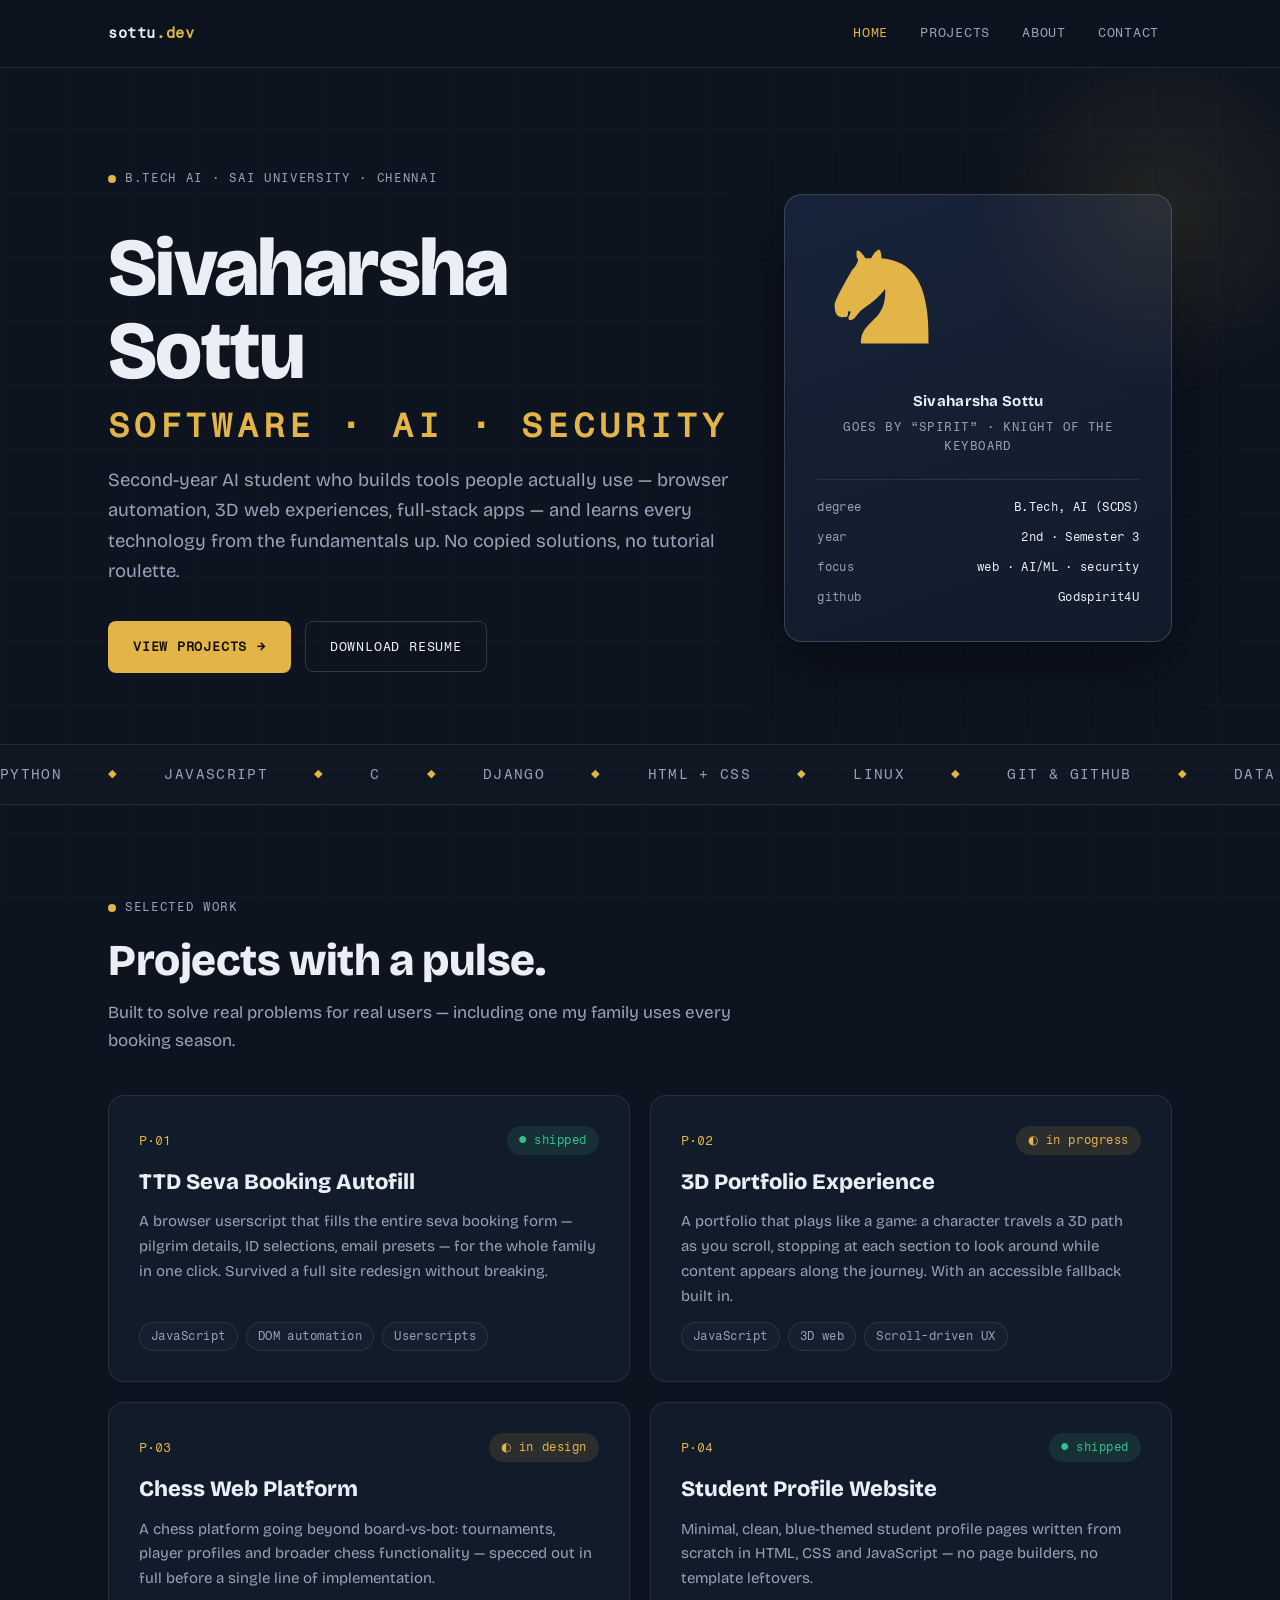
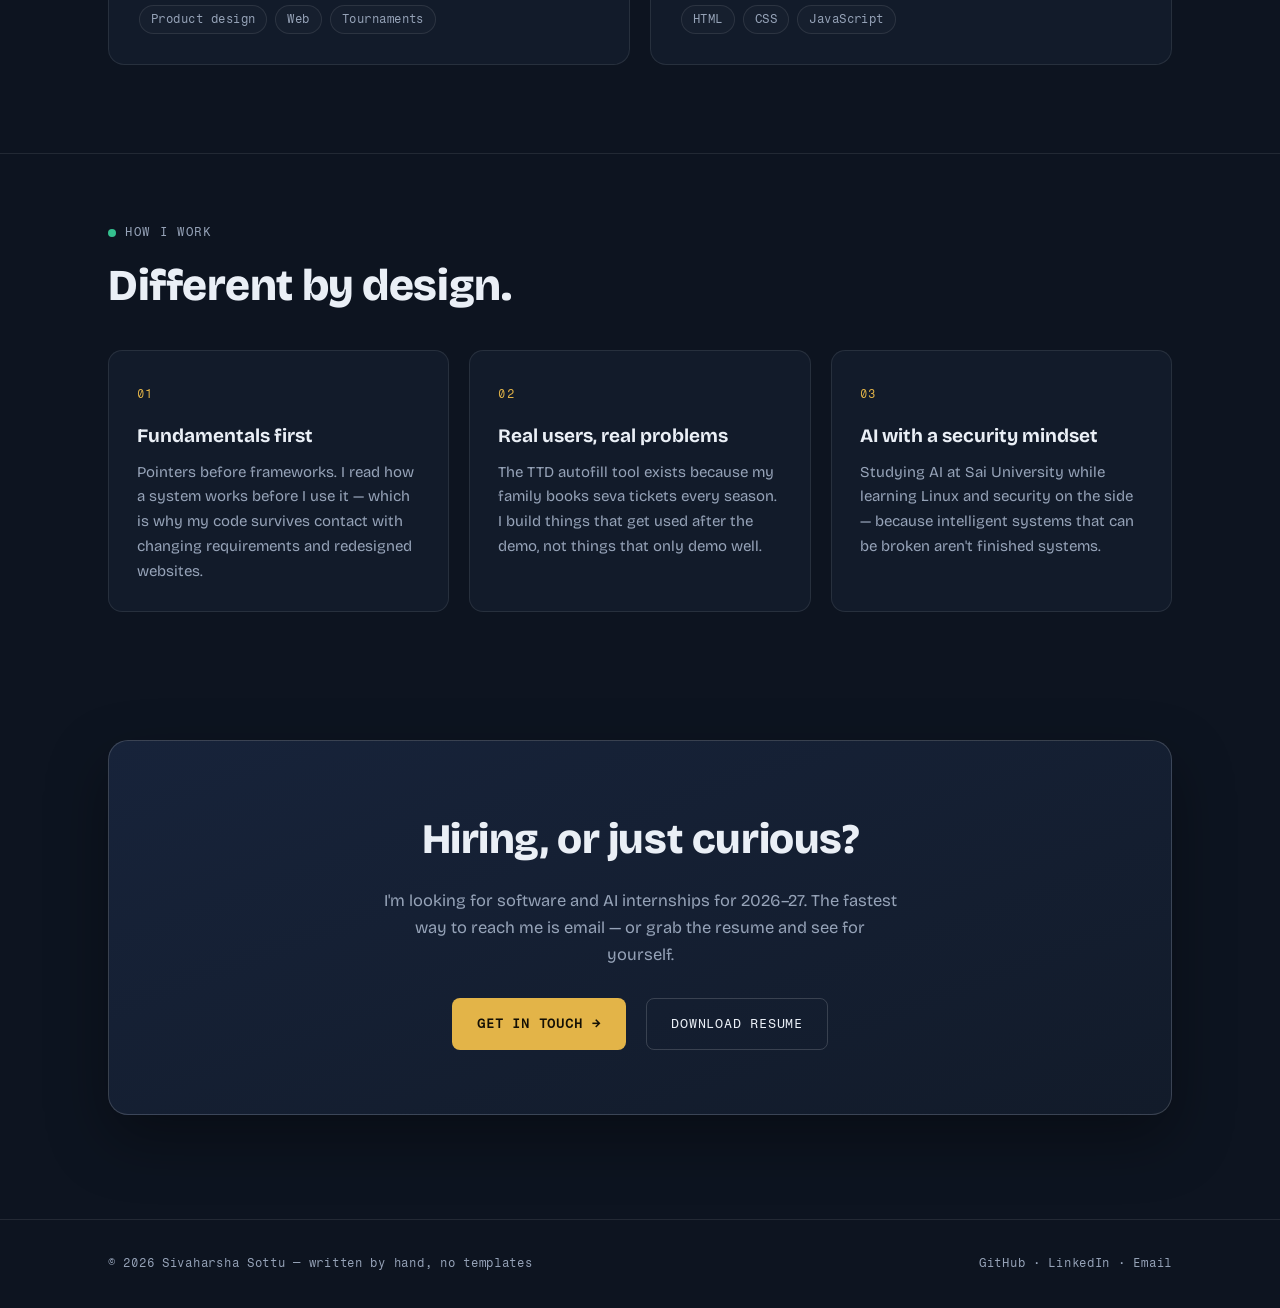
<file: index.html>
<!DOCTYPE html>
<html lang="en">
<head>
  <meta charset="UTF-8">
  <meta name="viewport" content="width=device-width, initial-scale=1.0">
  <title>Sivaharsha Sottu — AI student & builder</title>
  <meta name="description" content="Sivaharsha Sottu (Spirit) — B.Tech AI student at Sai University building real tools: browser automation, 3D web, Django apps.">
  <link rel="preconnect" href="https://fonts.googleapis.com">
  <link rel="preconnect" href="https://fonts.gstatic.com" crossorigin>
  <link href="https://fonts.googleapis.com/css2?family=Bricolage+Grotesque:opsz,wght@12..96,400;12..96,600;12..96,700;12..96,800&family=Fragment+Mono:ital@0;1&display=swap" rel="stylesheet">
  <link rel="stylesheet" href="styles.css">
  <link rel="icon" href="data:image/svg+xml,%3Csvg xmlns='http://www.w3.org/2000/svg' viewBox='0 0 32 32'%3E%3Crect width='32' height='32' rx='7' fill='%230D1420'/%3E%3Ctext x='16' y='22' font-family='monospace' font-size='16' font-weight='bold' fill='%23E3B448' text-anchor='middle'%3ES%3C/text%3E%3C/svg%3E">
</head>
<body>

<nav class="nav">
  <div class="nav-inner">
    <a class="logo" href="index.html">sottu<em>.dev</em></a>
    <div class="nav-links">
      <a href="index.html" aria-current="page">Home</a>
      <a href="projects.html">Projects</a>
      <a href="about.html">About</a>
      <a href="contact.html">Contact</a>
    </div>
  </div>
</nav>

<main>
  <!-- ================= HERO ================= -->
  <header class="hero">
    <div class="wrap hero-grid">
      <div>
        <span class="section-label rise d1">B.Tech AI · Sai University · Chennai</span>
        <h1 class="rise d2">Sivaharsha<br>Sottu<span class="alt">software · AI · security</span></h1>
        <p class="lede rise d3">
          Second-year AI student who builds tools people actually use — browser automation,
          3D web experiences, full-stack apps — and learns every technology from the
          fundamentals up. No copied solutions, no tutorial roulette.
        </p>
        <div class="hero-ctas rise d4">
          <a class="btn btn-gold" href="projects.html">View projects <span class="arrow">→</span></a>
          <a class="btn btn-ghost" href="resume.pdf" download>Download resume</a>
        </div>
      </div>

      <aside class="hero-card rise d5">
        <svg class="knight" viewBox="0 0 45 45" aria-hidden="true">
          <path d="M 22,10 C 32.5,11 38.5,18 38,39 L 15,39 C 15,30 25,32.5 23,18
                   M 24,18 C 24.38,20.91 18.45,25.37 16,27 C 13,29 13.18,31.34 11,31
                   C 9.958,30.06 12.41,27.96 11,28 C 10,28 11.19,29.23 10,30 C 9,30 5.997,31 6,26
                   C 6,24 12,14 12,14 C 12,14 13.89,12.1 14,10.5 C 13.27,9.506 13.5,8.5 13.5,7.5
                   C 14.5,6.5 16.5,10 16.5,10 L 18.5,10 C 18.5,10 19.28,8.008 21,7 C 22,7 22,10 22,10"/>
        </svg>
        <div class="who">
          <b>Sivaharsha Sottu</b>
          goes by “Spirit” · knight of the keyboard
        </div>
        <div class="quick">
          <div><span>degree</span><span>B.Tech, AI (SCDS)</span></div>
          <div><span>year</span><span>2nd · Semester 3</span></div>
          <div><span>focus</span><span>web · AI/ML · security</span></div>
          <div><span>github</span><span>Godspirit4U</span></div>
        </div>
      </aside>
    </div>
  </header>

  <!-- ================= MARQUEE ================= -->
  <div class="marquee" aria-hidden="true">
    <div class="marquee-track">
      <span>Python <i>◆</i> JavaScript <i>◆</i> C <i>◆</i> Django <i>◆</i> HTML + CSS <i>◆</i> Linux <i>◆</i> Git & GitHub <i>◆</i> Data structures <i>◆</i> Embedded systems <i>◆</i> Chess <i>◆</i></span>
      <span>Python <i>◆</i> JavaScript <i>◆</i> C <i>◆</i> Django <i>◆</i> HTML + CSS <i>◆</i> Linux <i>◆</i> Git & GitHub <i>◆</i> Data structures <i>◆</i> Embedded systems <i>◆</i> Chess <i>◆</i></span>
    </div>
  </div>

  <!-- ================= FEATURED PROJECTS ================= -->
  <section class="section">
    <div class="wrap">
      <span class="section-label rise d1">Selected work</span>
      <h2 class="section-title rise d1">Projects with a pulse.</h2>
      <p class="lede rise d2" style="margin-bottom:40px">
        Built to solve real problems for real users — including one my family uses every booking season.
      </p>

      <div class="proj-grid">
        <a class="proj-card rise d2" href="projects.html#ttd-autofill">
          <div class="top"><span class="idx">P·01</span><span class="badge badge-live">● shipped</span></div>
          <h3>TTD Seva Booking Autofill</h3>
          <p>A browser userscript that fills the entire seva booking form — pilgrim details, ID
             selections, email presets — for the whole family in one click. Survived a full
             site redesign without breaking.</p>
          <div class="tags"><span class="tag">JavaScript</span><span class="tag">DOM automation</span><span class="tag">Userscripts</span></div>
        </a>

        <a class="proj-card rise d3" href="projects.html#portfolio-3d">
          <div class="top"><span class="idx">P·02</span><span class="badge badge-wip">◐ in progress</span></div>
          <h3>3D Portfolio Experience</h3>
          <p>A portfolio that plays like a game: a character travels a 3D path as you scroll,
             stopping at each section to look around while content appears along the journey.
             With an accessible fallback built in.</p>
          <div class="tags"><span class="tag">JavaScript</span><span class="tag">3D web</span><span class="tag">Scroll-driven UX</span></div>
        </a>

        <a class="proj-card rise d4" href="projects.html#chess-platform">
          <div class="top"><span class="idx">P·03</span><span class="badge badge-wip">◐ in design</span></div>
          <h3>Chess Web Platform</h3>
          <p>A chess platform going beyond board-vs-bot: tournaments, player profiles and
             broader chess functionality — specced out in full before a single line of
             implementation.</p>
          <div class="tags"><span class="tag">Product design</span><span class="tag">Web</span><span class="tag">Tournaments</span></div>
        </a>

        <a class="proj-card rise d5" href="projects.html#profile-site">
          <div class="top"><span class="idx">P·04</span><span class="badge badge-live">● shipped</span></div>
          <h3>Student Profile Website</h3>
          <p>Minimal, clean, blue-themed student profile pages written from scratch in HTML,
             CSS and JavaScript — no page builders, no template leftovers.</p>
          <div class="tags"><span class="tag">HTML</span><span class="tag">CSS</span><span class="tag">JavaScript</span></div>
        </a>
      </div>
    </div>
  </section>

  <!-- ================= WHAT I'M ABOUT ================= -->
  <section class="section tight" style="border-top:1px solid var(--border)">
    <div class="wrap">
      <span class="section-label green rise d1">How I work</span>
      <h2 class="section-title rise d1" style="margin-bottom:40px">Different by design.</h2>
      <div class="grid-3">
        <div class="card rise d2">
          <span class="num">01</span>
          <h3>Fundamentals first</h3>
          <p>Pointers before frameworks. I read how a system works before I use it — which is
             why my code survives contact with changing requirements and redesigned websites.</p>
        </div>
        <div class="card rise d3">
          <span class="num">02</span>
          <h3>Real users, real problems</h3>
          <p>The TTD autofill tool exists because my family books seva tickets every season.
             I build things that get used after the demo, not things that only demo well.</p>
        </div>
        <div class="card rise d4">
          <span class="num">03</span>
          <h3>AI with a security mindset</h3>
          <p>Studying AI at Sai University while learning Linux and security on the side —
             because intelligent systems that can be broken aren't finished systems.</p>
        </div>
      </div>
    </div>
  </section>

  <!-- ================= CTA ================= -->
  <section class="section tight">
    <div class="wrap">
      <div class="cta-band rise d2">
        <h2>Hiring, or just curious?</h2>
        <p>I'm looking for software and AI internships for 2026–27. The fastest way to reach me
           is email — or grab the resume and see for yourself.</p>
        <a class="btn btn-gold" href="contact.html">Get in touch <span class="arrow">→</span></a>
        <span style="display:inline-block;width:12px"></span>
        <a class="btn btn-ghost" href="resume.pdf" download>Download resume</a>
      </div>
    </div>
  </section>
</main>

<footer>
  <div class="wrap foot">
    <span>© 2026 Sivaharsha Sottu — written by hand, no templates</span>
    <span>
      <a href="https://github.com/Godspirit4U" target="_blank" rel="noopener">GitHub</a> ·
      <a href="https://www.linkedin.com/in/sivaharsha-sottu" target="_blank" rel="noopener">LinkedIn</a> ·
      <a href="mailto:sivaharsha.sottu@gmail.com">Email</a>
    </span>
  </div>
</footer>

</body>
</html>
</file>
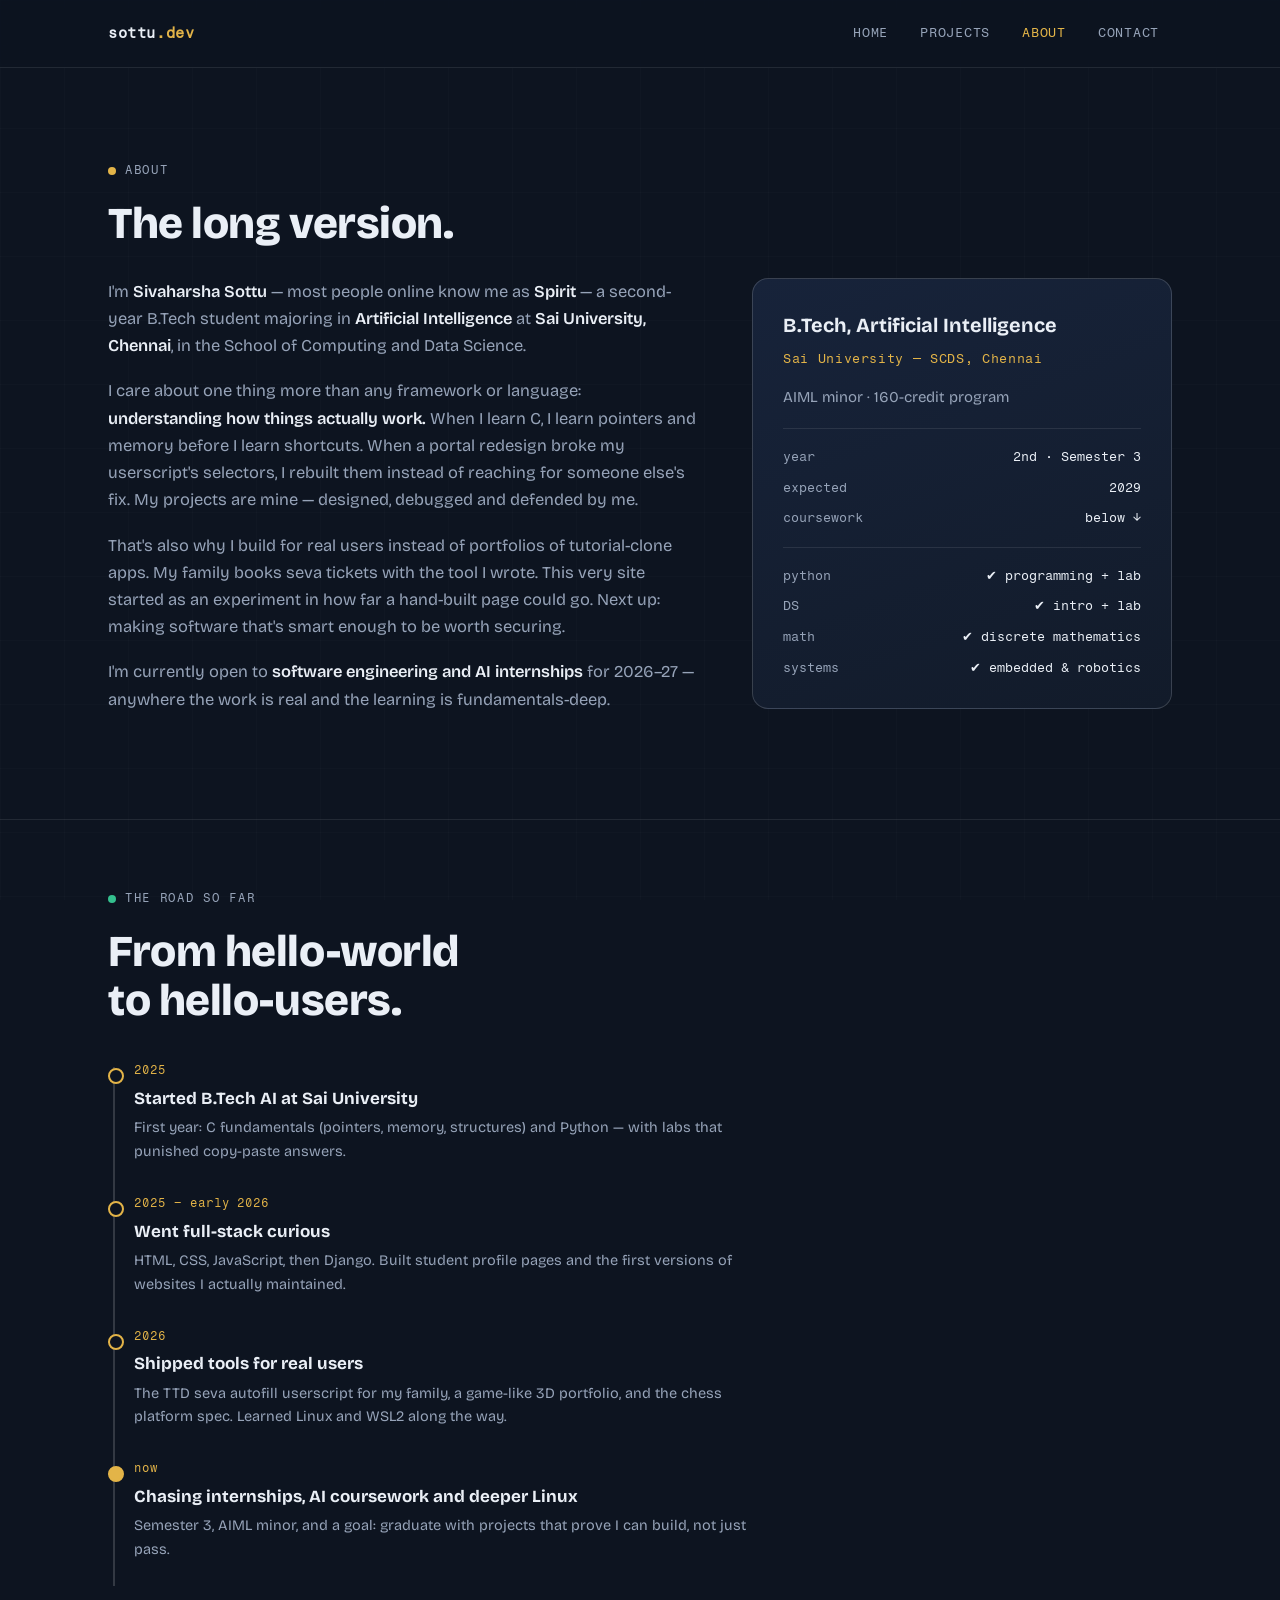
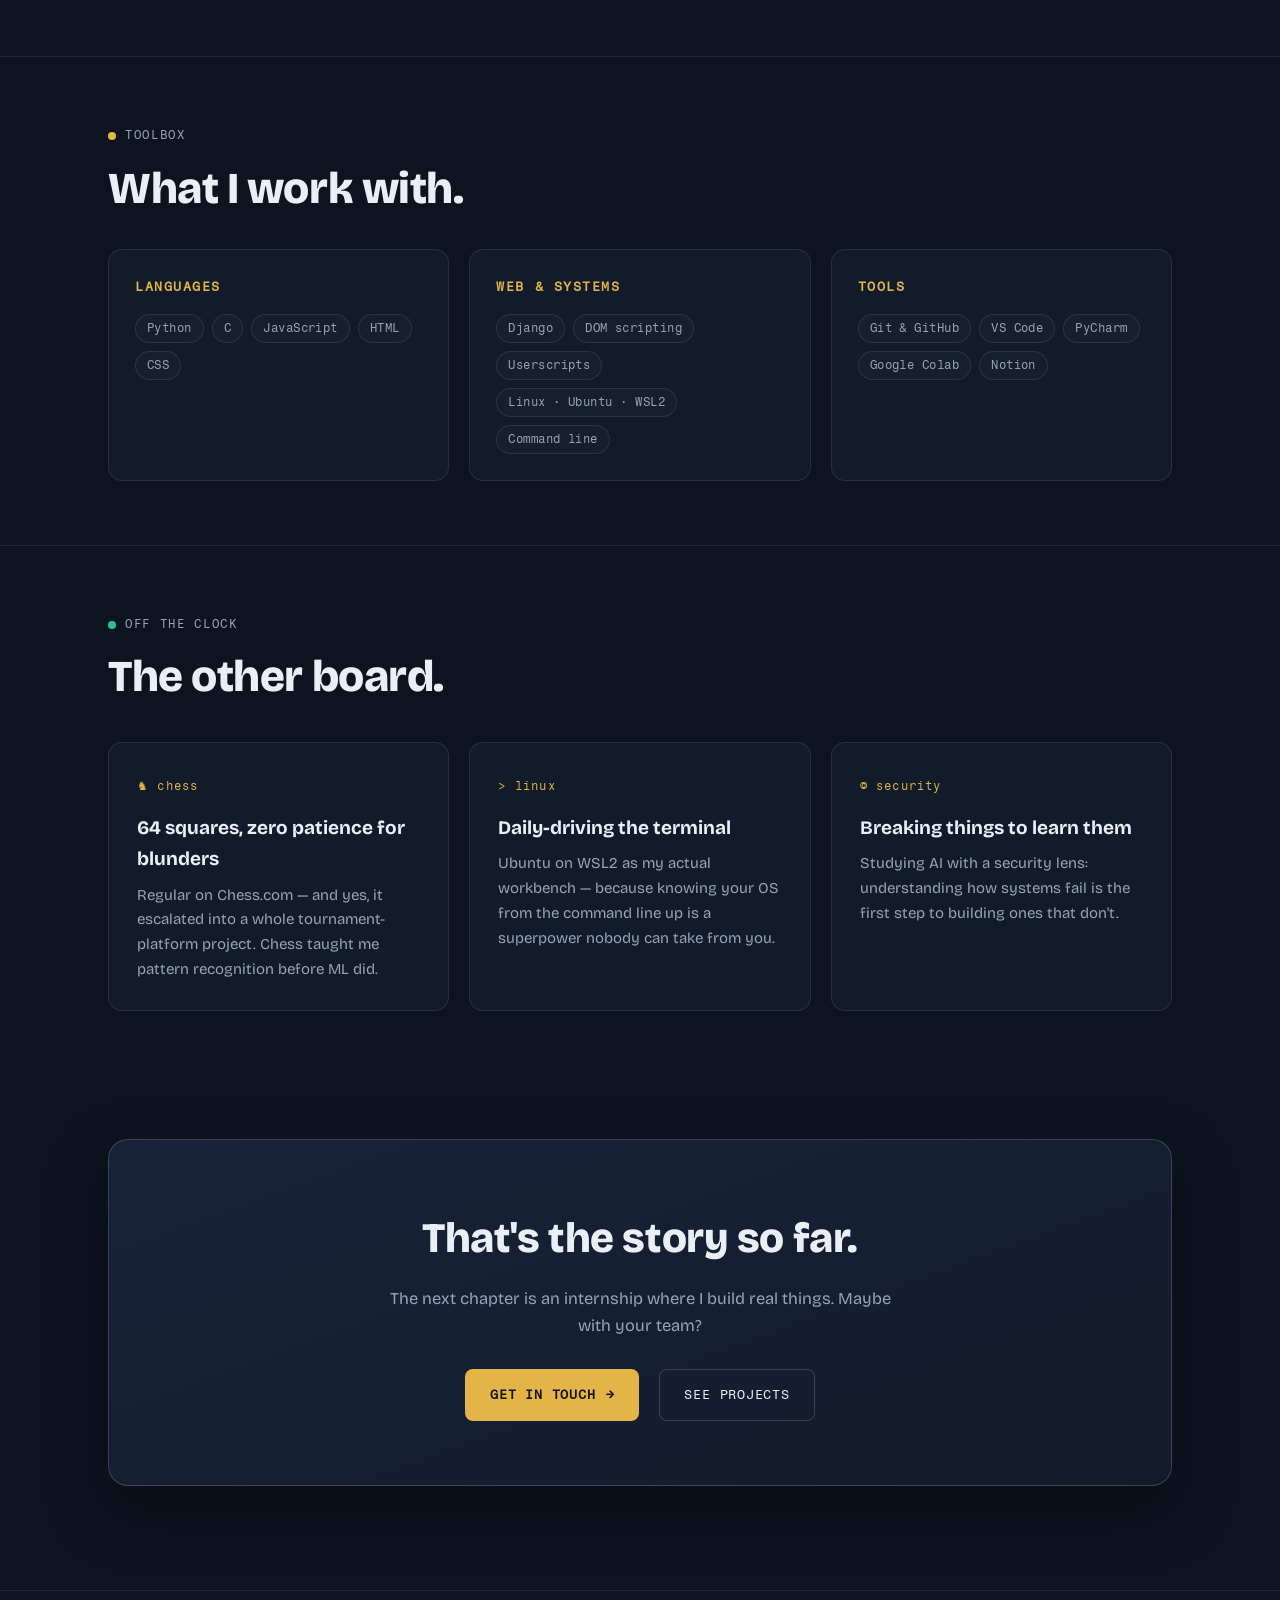
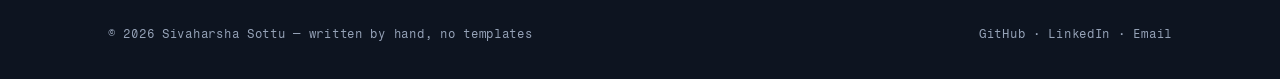
<file: about.html>
<!DOCTYPE html>
<html lang="en">
<head>
  <meta charset="UTF-8">
  <meta name="viewport" content="width=device-width, initial-scale=1.0">
  <title>About — Sivaharsha Sottu</title>
  <meta name="description" content="About Sivaharsha Sottu — B.Tech AI student at Sai University, Chennai. Education, skills and how I work.">
  <link rel="preconnect" href="https://fonts.googleapis.com">
  <link rel="preconnect" href="https://fonts.gstatic.com" crossorigin>
  <link href="https://fonts.googleapis.com/css2?family=Bricolage+Grotesque:opsz,wght@12..96,400;12..96,600;12..96,700;12..96,800&family=Fragment+Mono:ital@0;1&display=swap" rel="stylesheet">
  <link rel="stylesheet" href="styles.css">
  <link rel="icon" href="data:image/svg+xml,%3Csvg xmlns='http://www.w3.org/2000/svg' viewBox='0 0 32 32'%3E%3Crect width='32' height='32' rx='7' fill='%230D1420'/%3E%3Ctext x='16' y='22' font-family='monospace' font-size='16' font-weight='bold' fill='%23E3B448' text-anchor='middle'%3ES%3C/text%3E%3C/svg%3E">
</head>
<body>

<nav class="nav">
  <div class="nav-inner">
    <a class="logo" href="index.html">sottu<em>.dev</em></a>
    <div class="nav-links">
      <a href="index.html">Home</a>
      <a href="projects.html">Projects</a>
      <a href="about.html" aria-current="page">About</a>
      <a href="contact.html">Contact</a>
    </div>
  </div>
</nav>

<main>
  <section class="section">
    <div class="wrap">
      <span class="section-label rise d1">About</span>
      <h2 class="section-title rise d1">The long version.</h2>

      <div class="about-grid" style="margin-top:30px">
        <div class="prose rise d2">
          <p>
            I'm <b>Sivaharsha Sottu</b> — most people online know me as <b>Spirit</b> — a
            second-year B.Tech student majoring in <b>Artificial Intelligence</b> at
            <b>Sai University, Chennai</b>, in the School of Computing and Data Science.
          </p>
          <p>
            I care about one thing more than any framework or language: <b>understanding
            how things actually work.</b> When I learn C, I learn pointers and memory
            before I learn shortcuts. When a portal redesign broke my userscript's
            selectors, I rebuilt them instead of reaching for someone else's fix. My
            projects are mine — designed, debugged and defended by me.
          </p>
          <p>
            That's also why I build for real users instead of portfolios of
            tutorial-clone apps. My family books seva tickets with the tool I wrote.
            This very site started as an experiment in how far a hand-built page could
            go. Next up: making software that's smart enough to be worth securing.
          </p>
          <p>
            I'm currently open to <b>software engineering and AI internships</b> for
            2026–27 — anywhere the work is real and the learning is fundamentals-deep.
          </p>
        </div>

        <aside class="edu-card rise d3">
          <div class="deg">B.Tech, Artificial Intelligence</div>
          <div class="school">Sai University — SCDS, Chennai</div>
          <p style="color:var(--text-dim);font-size:15px">
            AIML minor · 160-credit program
          </p>
          <div class="facts">
            <div><span>year</span><span>2nd · Semester 3</span></div>
            <div><span>expected</span><span>2029</span></div>
            <div><span>coursework</span><span>below ↓</span></div>
          </div>
          <div class="facts">
            <div><span>python</span><span>✔ programming + lab</span></div>
            <div><span>DS</span><span>✔ intro + lab</span></div>
            <div><span>math</span><span>✔ discrete mathematics</span></div>
            <div><span>systems</span><span>✔ embedded & robotics</span></div>
          </div>
        </aside>
      </div>
    </div>
  </section>

  <!-- journey -->
  <section class="section tight" style="border-top:1px solid var(--border)">
    <div class="wrap">
      <span class="section-label green rise d1">The road so far</span>
      <h2 class="section-title rise d1" style="margin-bottom:36px">From hello-world<br>to hello-users.</h2>
      <div class="timeline rise d2" style="max-width:640px">
        <div class="stop">
          <div class="when">2025</div>
          <div class="what">Started B.Tech AI at Sai University</div>
          <div class="desc">First year: C fundamentals (pointers, memory, structures) and Python —
             with labs that punished copy-paste answers.</div>
        </div>
        <div class="stop">
          <div class="when">2025 – early 2026</div>
          <div class="what">Went full-stack curious</div>
          <div class="desc">HTML, CSS, JavaScript, then Django. Built student profile pages and
             the first versions of websites I actually maintained.</div>
        </div>
        <div class="stop">
          <div class="when">2026</div>
          <div class="what">Shipped tools for real users</div>
          <div class="desc">The TTD seva autofill userscript for my family, a game-like 3D
             portfolio, and the chess platform spec. Learned Linux and WSL2 along the way.</div>
        </div>
        <div class="stop">
          <div class="when">now</div>
          <div class="what">Chasing internships, AI coursework and deeper Linux</div>
          <div class="desc">Semester 3, AIML minor, and a goal: graduate with projects that
             prove I can build, not just pass.</div>
        </div>
      </div>
    </div>
  </section>

  <!-- skills -->
  <section class="section tight" style="border-top:1px solid var(--border)">
    <div class="wrap">
      <span class="section-label rise d1">Toolbox</span>
      <h2 class="section-title rise d1" style="margin-bottom:36px">What I work with.</h2>
      <div class="skill-groups">
        <div class="skill-group rise d2">
          <h3>Languages</h3>
          <div class="tags">
            <span class="tag">Python</span><span class="tag">C</span>
            <span class="tag">JavaScript</span><span class="tag">HTML</span>
            <span class="tag">CSS</span>
          </div>
        </div>
        <div class="skill-group rise d3">
          <h3>Web & systems</h3>
          <div class="tags">
            <span class="tag">Django</span><span class="tag">DOM scripting</span>
            <span class="tag">Userscripts</span><span class="tag">Linux · Ubuntu · WSL2</span>
            <span class="tag">Command line</span>
          </div>
        </div>
        <div class="skill-group rise d4">
          <h3>Tools</h3>
          <div class="tags">
            <span class="tag">Git & GitHub</span><span class="tag">VS Code</span>
            <span class="tag">PyCharm</span><span class="tag">Google Colab</span>
            <span class="tag">Notion</span>
          </div>
        </div>
      </div>
    </div>
  </section>

  <!-- off the clock -->
  <section class="section tight" style="border-top:1px solid var(--border)">
    <div class="wrap">
      <span class="section-label green rise d1">Off the clock</span>
      <h2 class="section-title rise d1" style="margin-bottom:40px">The other board.</h2>
      <div class="grid-3">
        <div class="card rise d2">
          <span class="num">♞ chess</span>
          <h3>64 squares, zero patience for blunders</h3>
          <p>Regular on Chess.com — and yes, it escalated into a whole tournament-platform
             project. Chess taught me pattern recognition before ML did.</p>
        </div>
        <div class="card rise d3">
          <span class="num">> linux</span>
          <h3>Daily-driving the terminal</h3>
          <p>Ubuntu on WSL2 as my actual workbench — because knowing your OS from the
             command line up is a superpower nobody can take from you.</p>
        </div>
        <div class="card rise d4">
          <span class="num">◎ security</span>
          <h3>Breaking things to learn them</h3>
          <p>Studying AI with a security lens: understanding how systems fail is the first
             step to building ones that don't.</p>
        </div>
      </div>
    </div>
  </section>

  <section class="section tight">
    <div class="wrap">
      <div class="cta-band rise d2">
        <h2>That's the story so far.</h2>
        <p>The next chapter is an internship where I build real things. Maybe with your team?</p>
        <a class="btn btn-gold" href="contact.html">Get in touch <span class="arrow">→</span></a>
        <span style="display:inline-block;width:12px"></span>
        <a class="btn btn-ghost" href="projects.html">See projects</a>
      </div>
    </div>
  </section>
</main>

<footer>
  <div class="wrap foot">
    <span>© 2026 Sivaharsha Sottu — written by hand, no templates</span>
    <span>
      <a href="https://github.com/Godspirit4U" target="_blank" rel="noopener">GitHub</a> ·
      <a href="https://www.linkedin.com/in/sivaharsha-sottu" target="_blank" rel="noopener">LinkedIn</a> ·
      <a href="mailto:sivaharsha.sottu@gmail.com">Email</a>
    </span>
  </div>
</footer>

</body>
</html>
</file>
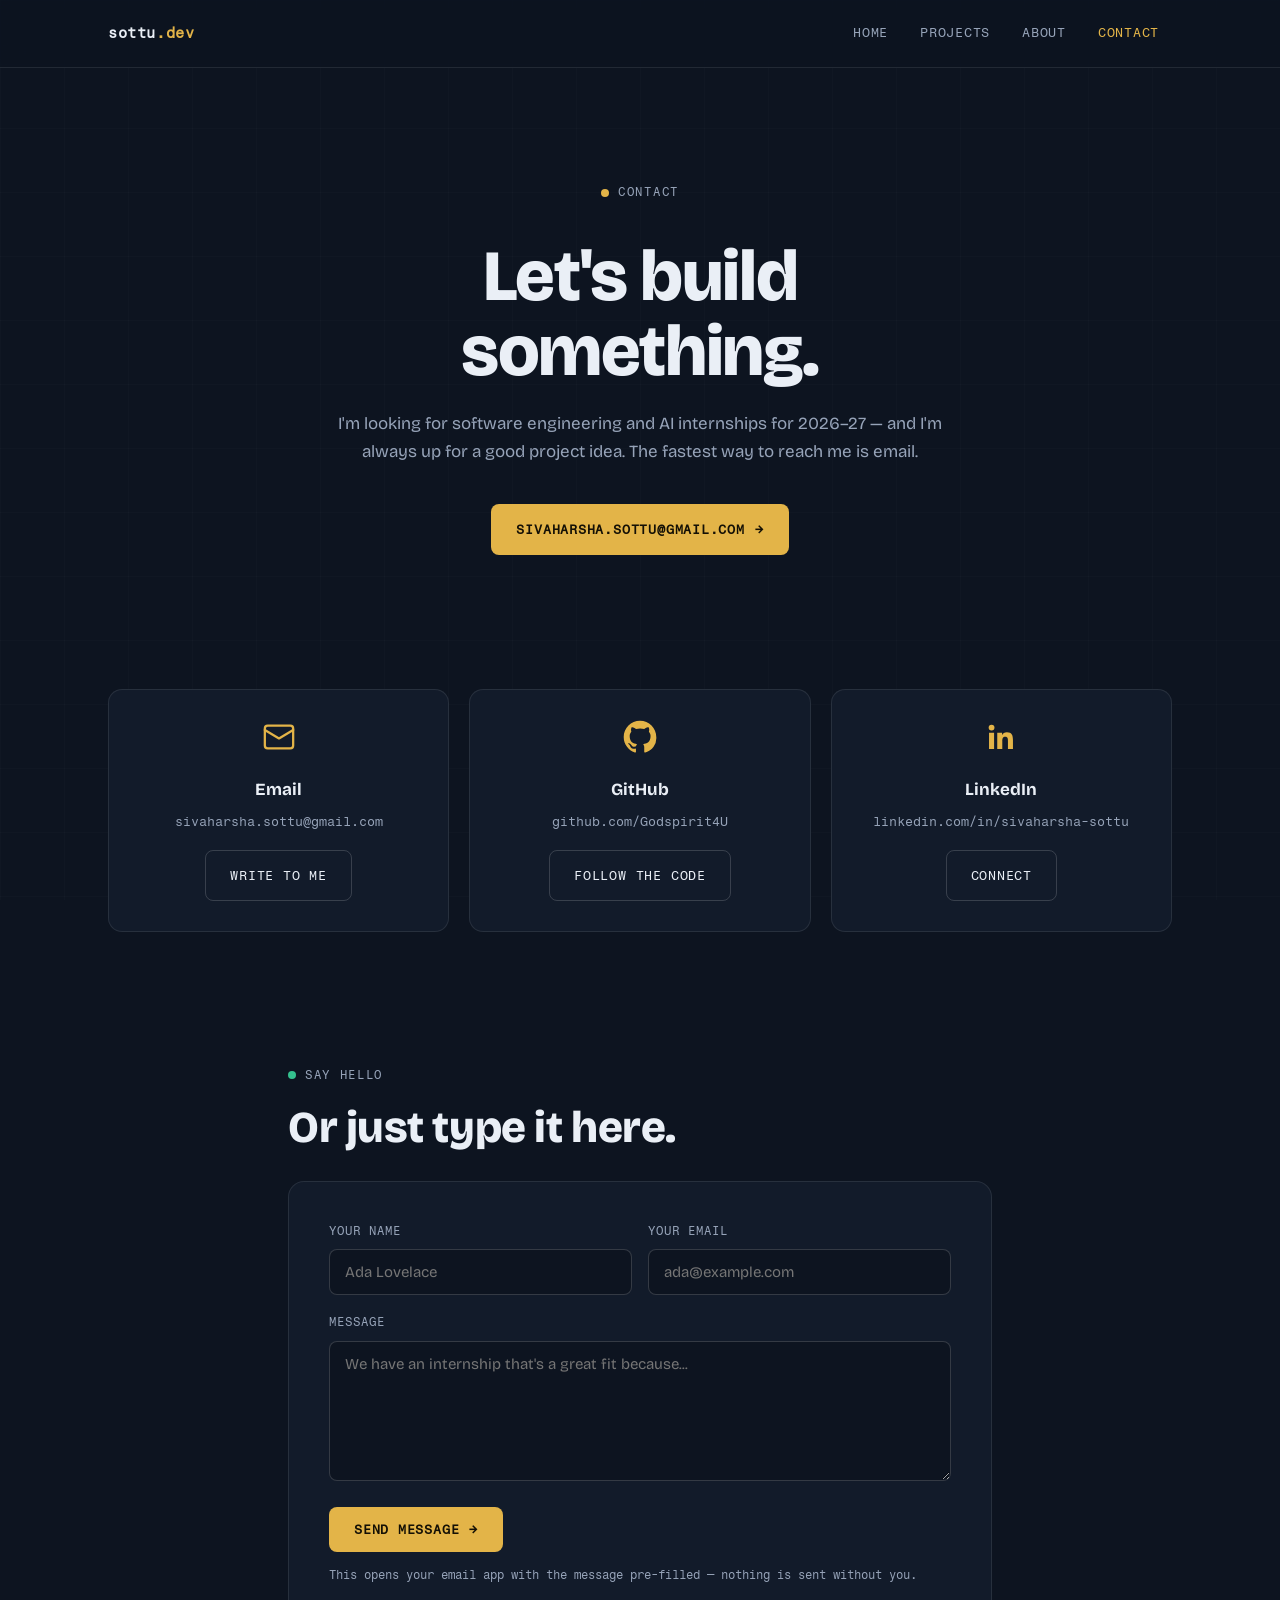
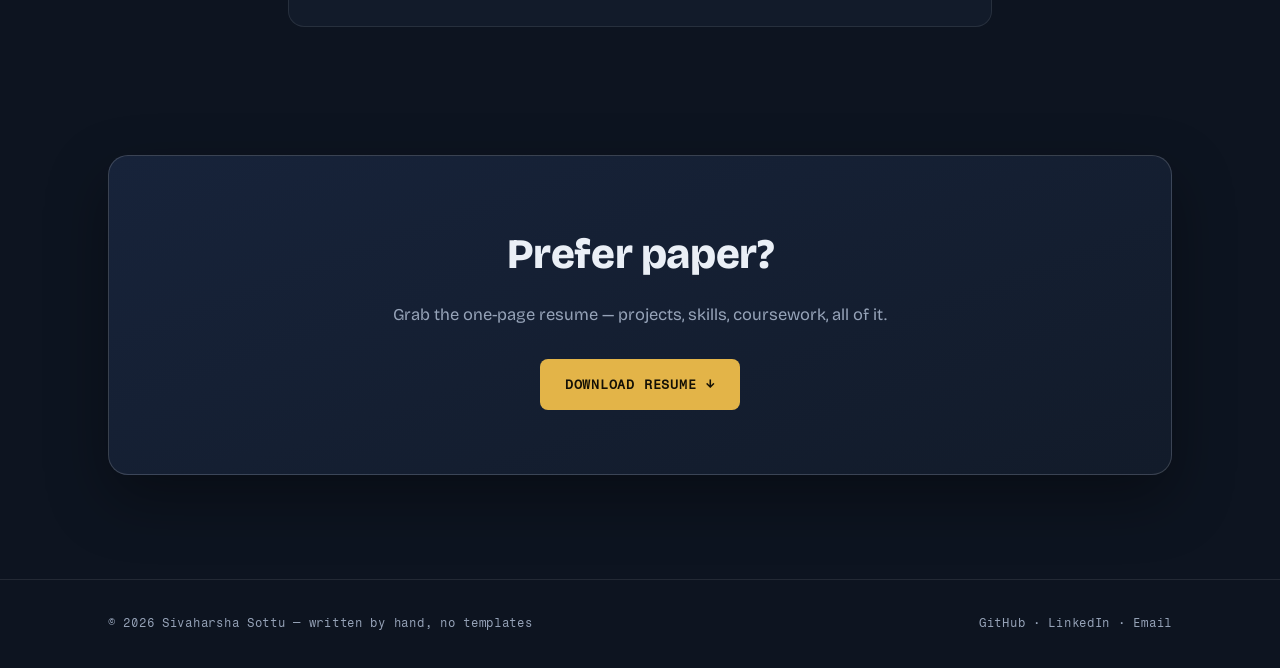
<file: contact.html>
<!DOCTYPE html>
<html lang="en">
<head>
  <meta charset="UTF-8">
  <meta name="viewport" content="width=device-width, initial-scale=1.0">
  <title>Contact — Sivaharsha Sottu</title>
  <meta name="description" content="Contact Sivaharsha Sottu — open to software and AI internships for 2026-27.">
  <link rel="preconnect" href="https://fonts.googleapis.com">
  <link rel="preconnect" href="https://fonts.gstatic.com" crossorigin>
  <link href="https://fonts.googleapis.com/css2?family=Bricolage+Grotesque:opsz,wght@12..96,400;12..96,600;12..96,700;12..96,800&family=Fragment+Mono:ital@0;1&display=swap" rel="stylesheet">
  <link rel="stylesheet" href="styles.css">
  <link rel="icon" href="data:image/svg+xml,%3Csvg xmlns='http://www.w3.org/2000/svg' viewBox='0 0 32 32'%3E%3Crect width='32' height='32' rx='7' fill='%230D1420'/%3E%3Ctext x='16' y='22' font-family='monospace' font-size='16' font-weight='bold' fill='%23E3B448' text-anchor='middle'%3ES%3C/text%3E%3C/svg%3E">
</head>
<body>

<nav class="nav">
  <div class="nav-inner">
    <a class="logo" href="index.html">sottu<em>.dev</em></a>
    <div class="nav-links">
      <a href="index.html">Home</a>
      <a href="projects.html">Projects</a>
      <a href="about.html">About</a>
      <a href="contact.html" aria-current="page">Contact</a>
    </div>
  </div>
</nav>

<main>
  <section class="contact-hero">
    <div class="wrap">
      <span class="section-label rise d1">Contact</span>
      <h1 class="rise d2">Let's build<br>something.</h1>
      <p class="lede rise d3">
        I'm looking for software engineering and AI internships for 2026–27 — and I'm always
        up for a good project idea. The fastest way to reach me is email.
      </p>
      <a class="btn btn-gold rise d4" href="mailto:sivaharsha.sottu@gmail.com">
        sivaharsha.sottu@gmail.com <span class="arrow">→</span>
      </a>
    </div>
  </section>

  <section class="section tight">
    <div class="wrap">
      <div class="contact-cards">
        <div class="contact-card rise d1">
          <div class="ico">
            <svg width="34" height="34" viewBox="0 0 24 24" fill="none" stroke="currentColor" stroke-width="1.6" stroke-linecap="round" stroke-linejoin="round">
              <rect x="2" y="4" width="20" height="16" rx="2"></rect>
              <path d="m22 7-10 6L2 7"></path>
            </svg>
          </div>
          <h3>Email</h3>
          <p>sivaharsha.sottu@gmail.com</p>
          <a class="btn btn-ghost" href="mailto:sivaharsha.sottu@gmail.com">Write to me</a>
        </div>

        <div class="contact-card rise d2">
          <div class="ico">
            <svg width="34" height="34" viewBox="0 0 24 24" fill="currentColor">
              <path d="M12 .5C5.65.5.5 5.65.5 12c0 5.08 3.29 9.39 7.86 10.91.58.11.79-.25.79-.55v-2.17c-3.2.7-3.87-1.36-3.87-1.36-.53-1.33-1.28-1.69-1.28-1.69-1.05-.72.08-.7.08-.7 1.16.08 1.77 1.19 1.77 1.19 1.03 1.77 2.7 1.26 3.36.96.1-.75.4-1.26.73-1.55-2.55-.29-5.23-1.28-5.23-5.68 0-1.26.45-2.29 1.19-3.09-.12-.29-.52-1.46.11-3.05 0 0 .97-.31 3.18 1.18a11.1 11.1 0 0 1 5.8 0c2.2-1.49 3.17-1.18 3.17-1.18.63 1.59.23 2.76.11 3.05.74.8 1.19 1.83 1.19 3.09 0 4.41-2.69 5.38-5.25 5.67.41.36.78 1.06.78 2.14v3.17c0 .3.2.66.79.55A10.52 10.52 0 0 0 23.5 12C23.5 5.65 18.35.5 12 .5z"/>
            </svg>
          </div>
          <h3>GitHub</h3>
          <p>github.com/Godspirit4U</p>
          <a class="btn btn-ghost" href="https://github.com/Godspirit4U" target="_blank" rel="noopener">Follow the code</a>
        </div>

        <div class="contact-card rise d3">
          <div class="ico">
            <svg width="34" height="34" viewBox="0 0 24 24" fill="currentColor">
              <path d="M20.45 20.45h-3.55v-5.57c0-1.33-.03-3.04-1.85-3.04-1.86 0-2.14 1.45-2.14 2.94v5.67H9.35V9h3.41v1.56h.05c.47-.9 1.63-1.85 3.36-1.85 3.6 0 4.27 2.37 4.27 5.46v6.28zM5.34 7.43a2.06 2.06 0 1 1 0-4.12 2.06 2.06 0 0 1 0 4.12zM7.12 20.45H3.55V9h3.57v11.45z"/>
            </svg>
          </div>
          <h3>LinkedIn</h3>
          <p>linkedin.com/in/sivaharsha-sottu</p>
          <a class="btn btn-ghost" href="https://www.linkedin.com/in/sivaharsha-sottu" target="_blank" rel="noopener">Connect</a>
        </div>
      </div>
    </div>
  </section>

  <!-- message form (opens the visitor's email client) -->
  <section class="section tight">
    <div class="wrap" style="max-width:760px">
      <span class="section-label green rise d1">Say hello</span>
      <h2 class="section-title rise d1" style="margin-bottom:28px">Or just type it here.</h2>
      <form class="form-card rise d2" id="helloForm">
        <div class="row2">
          <div>
            <label for="f-name">Your name</label>
            <input type="text" id="f-name" name="name" placeholder="Ada Lovelace" required>
          </div>
          <div>
            <label for="f-email">Your email</label>
            <input type="email" id="f-email" name="email" placeholder="ada@example.com" required>
          </div>
        </div>
        <label for="f-msg">Message</label>
        <textarea id="f-msg" name="message" placeholder="We have an internship that's a great fit because..." required></textarea>
        <button class="btn btn-gold" type="submit">Send message <span class="arrow">→</span></button>
        <p class="form-note">This opens your email app with the message pre-filled — nothing is sent without you.</p>
      </form>
    </div>
  </section>

  <section class="section tight">
    <div class="wrap">
      <div class="cta-band rise d2">
        <h2>Prefer paper?</h2>
        <p>Grab the one-page resume — projects, skills, coursework, all of it.</p>
        <a class="btn btn-gold" href="resume.pdf" download>Download resume <span class="arrow">↓</span></a>
      </div>
    </div>
  </section>
</main>

<footer>
  <div class="wrap foot">
    <span>© 2026 Sivaharsha Sottu — written by hand, no templates</span>
    <span>
      <a href="https://github.com/Godspirit4U" target="_blank" rel="noopener">GitHub</a> ·
      <a href="https://www.linkedin.com/in/sivaharsha-sottu" target="_blank" rel="noopener">LinkedIn</a> ·
      <a href="mailto:sivaharsha.sottu@gmail.com">Email</a>
    </span>
  </div>
</footer>

<script>
  document.getElementById('helloForm').addEventListener('submit', function (e) {
    e.preventDefault();
    var name = document.getElementById('f-name').value.trim();
    var email = document.getElementById('f-email').value.trim();
    var msg = document.getElementById('f-msg').value.trim();
    var subject = encodeURIComponent('Hello from ' + (name || 'your portfolio'));
    var body = encodeURIComponent(msg + '\n\n— ' + (name || '') + ' (' + (email || '') + ')');
    window.location.href = 'mailto:sivaharsha.sottu@gmail.com?subject=' + subject + '&body=' + body;
  });
</script>

</body>
</html>
</file>
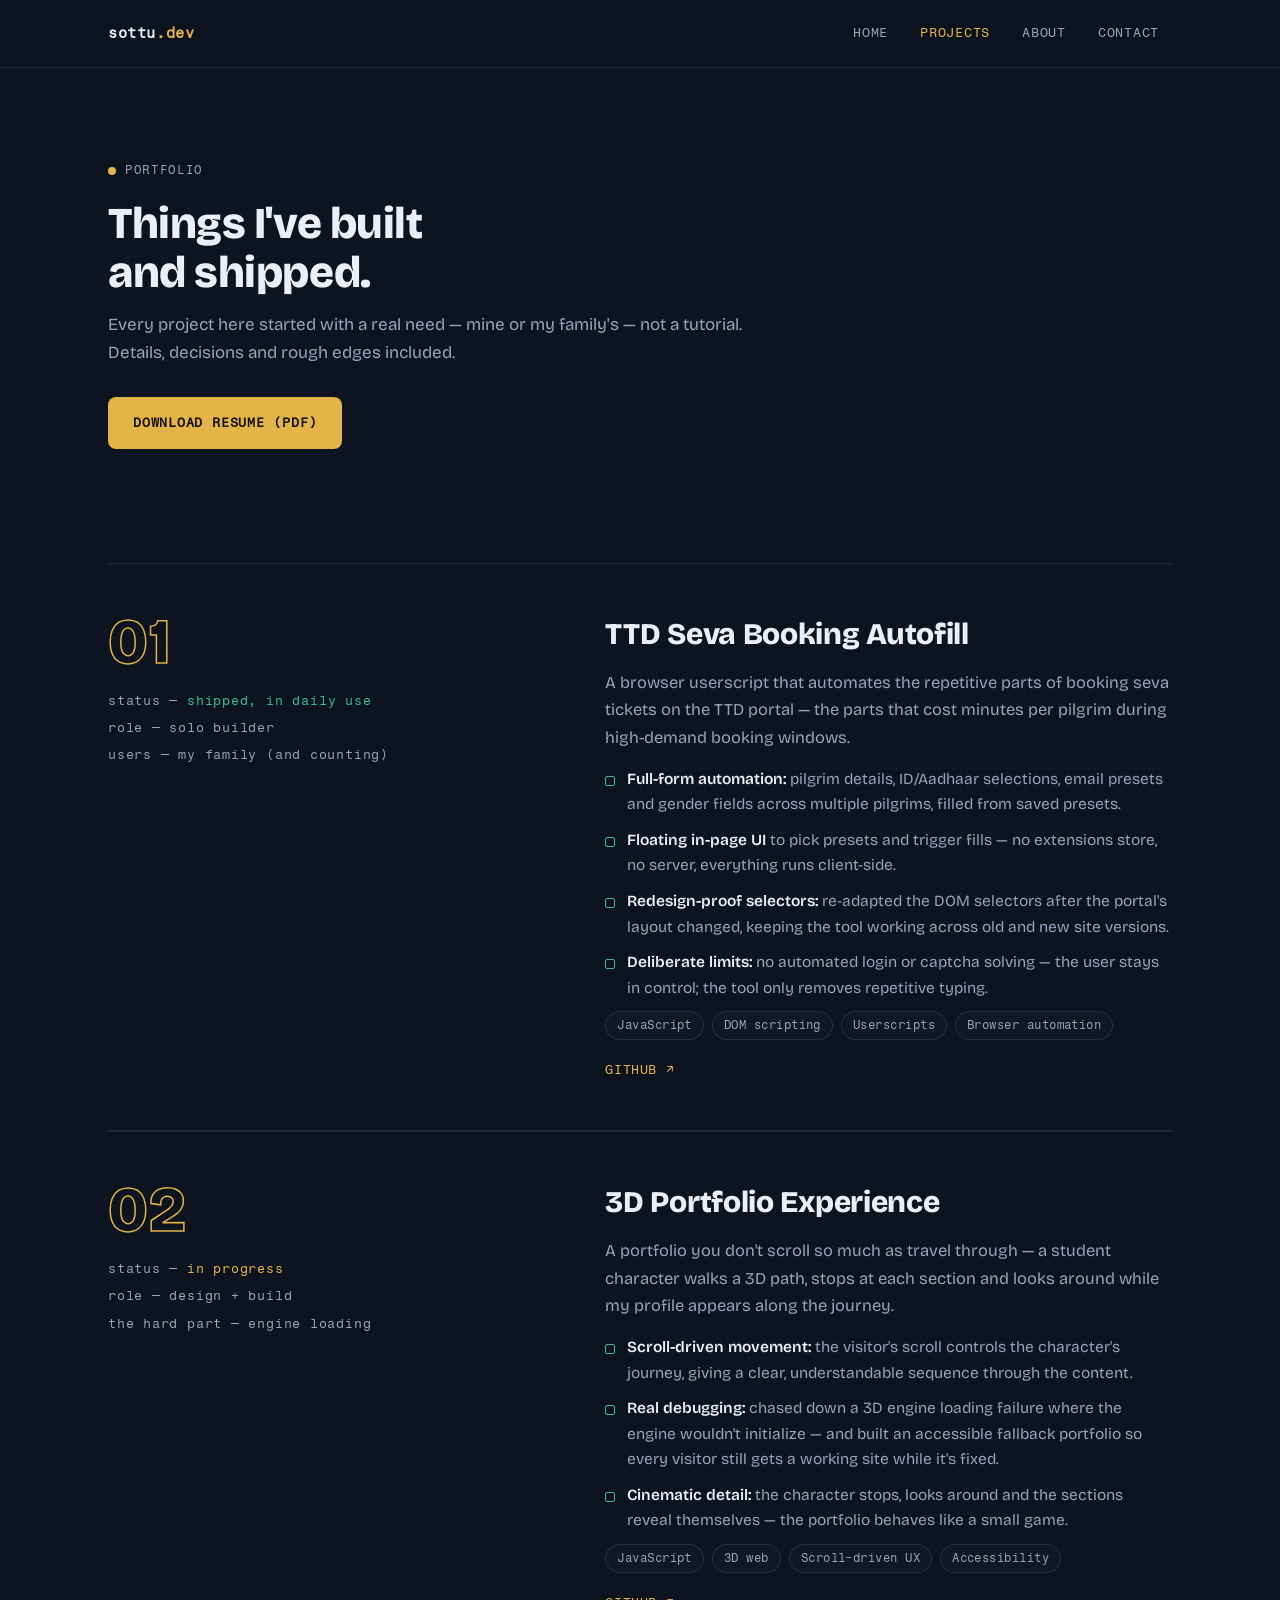
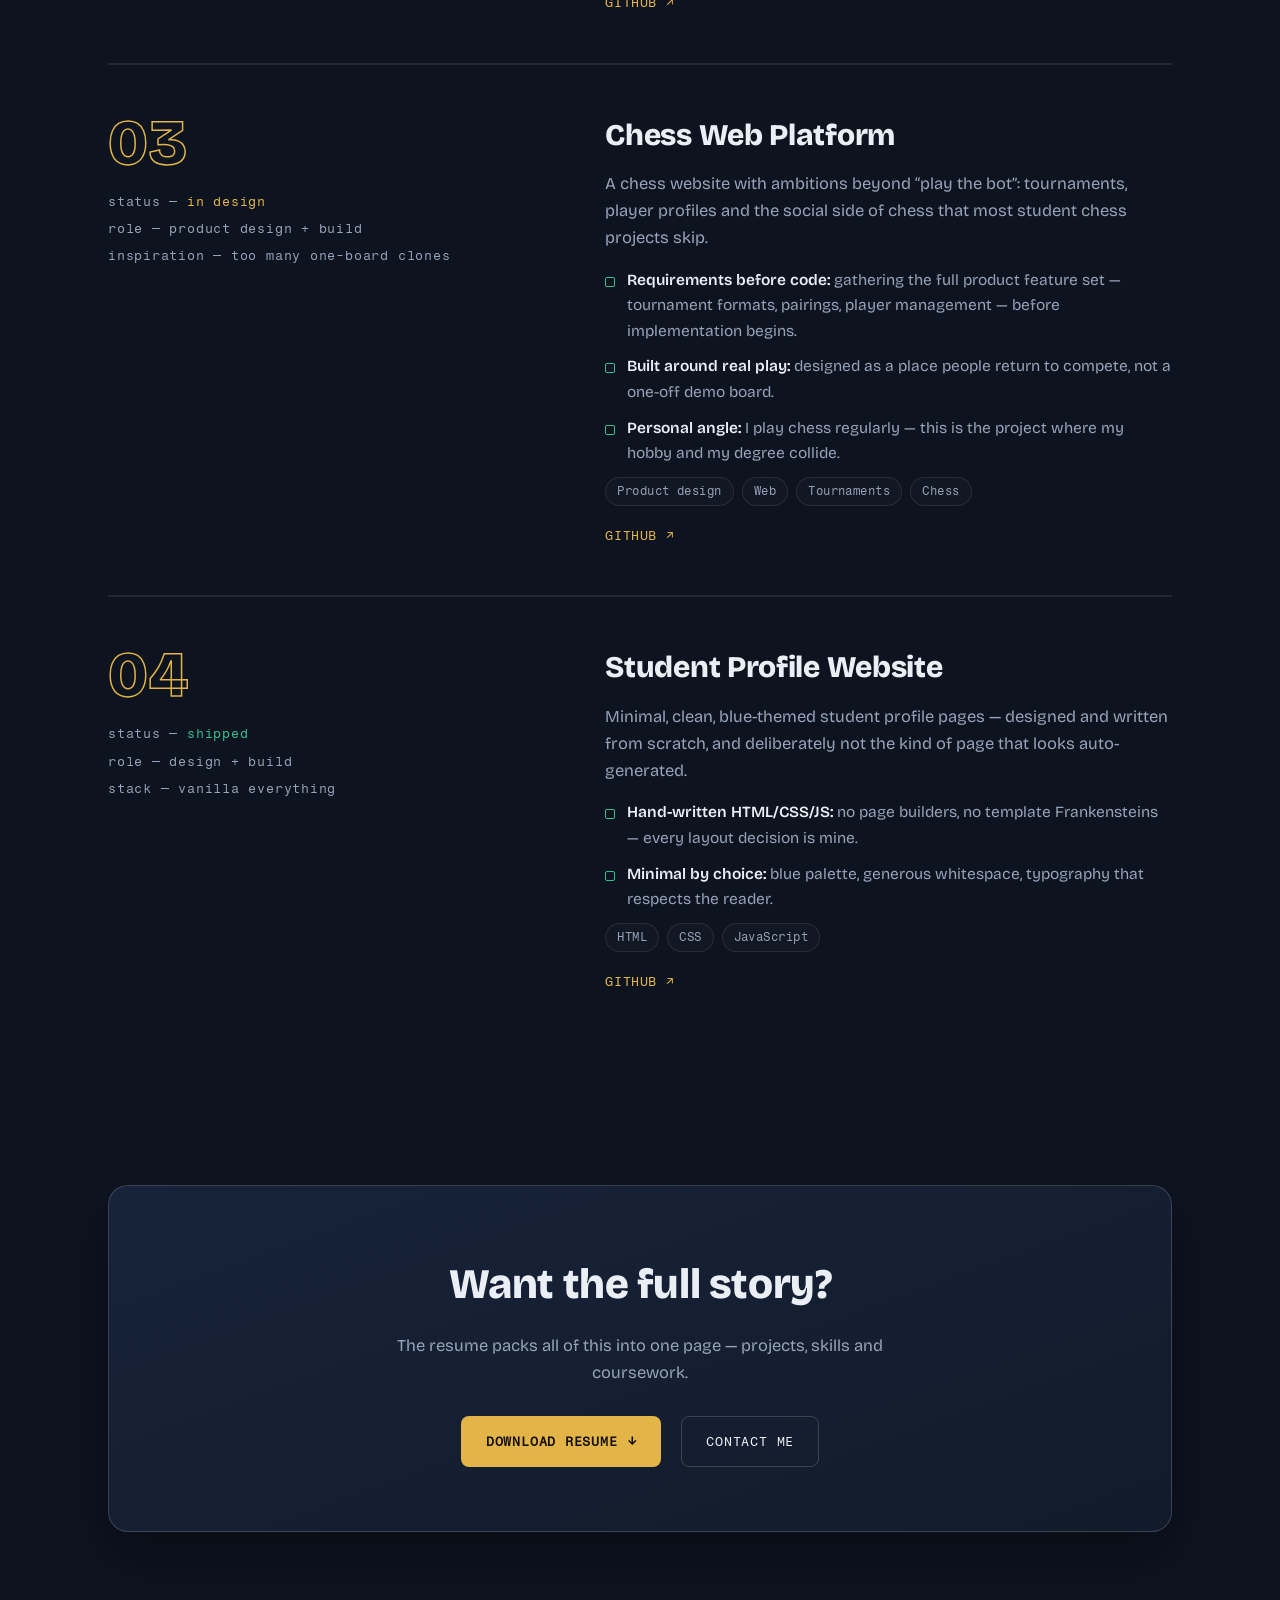
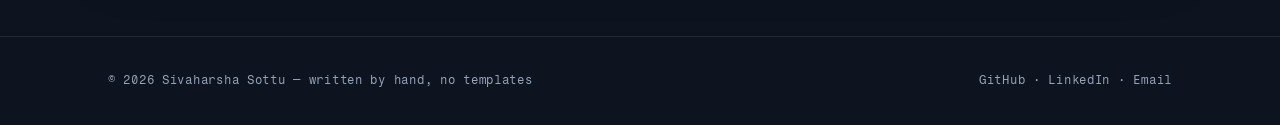
<file: projects.html>
<!DOCTYPE html>
<html lang="en">
<head>
  <meta charset="UTF-8">
  <meta name="viewport" content="width=device-width, initial-scale=1.0">
  <title>Projects — Sivaharsha Sottu</title>
  <meta name="description" content="Projects by Sivaharsha Sottu: TTD booking autofill automation, a 3D game-like portfolio, chess platform and more.">
  <link rel="preconnect" href="https://fonts.googleapis.com">
  <link rel="preconnect" href="https://fonts.gstatic.com" crossorigin>
  <link href="https://fonts.googleapis.com/css2?family=Bricolage+Grotesque:opsz,wght@12..96,400;12..96,600;12..96,700;12..96,800&family=Fragment+Mono:ital@0;1&display=swap" rel="stylesheet">
  <link rel="stylesheet" href="styles.css">
  <link rel="icon" href="data:image/svg+xml,%3Csvg xmlns='http://www.w3.org/2000/svg' viewBox='0 0 32 32'%3E%3Crect width='32' height='32' rx='7' fill='%230D1420'/%3E%3Ctext x='16' y='22' font-family='monospace' font-size='16' font-weight='bold' fill='%23E3B448' text-anchor='middle'%3ES%3C/text%3E%3C/svg%3E">
</head>
<body>

<nav class="nav">
  <div class="nav-inner">
    <a class="logo" href="index.html">sottu<em>.dev</em></a>
    <div class="nav-links">
      <a href="index.html">Home</a>
      <a href="projects.html" aria-current="page">Projects</a>
      <a href="about.html">About</a>
      <a href="contact.html">Contact</a>
    </div>
  </div>
</nav>

<main>
  <section class="section">
    <div class="wrap">
      <span class="section-label rise d1">Portfolio</span>
      <h2 class="section-title rise d1">Things I've built<br>and shipped.</h2>
      <p class="lede rise d2" style="margin-bottom:30px">
        Every project here started with a real need — mine or my family's — not a tutorial.
        Details, decisions and rough edges included.
      </p>
      <a class="btn btn-gold rise d3" href="resume.pdf" download style="margin-bottom:26px">Download resume (PDF)</a>
    </div>
  </section>

  <!-- ============ 01 TTD ============ -->
  <section class="wrap" id="ttd-autofill">
    <div class="proj-row">
      <div class="side rise d1">
        <div class="big-idx">01</div>
        <div>status — <span style="color:var(--emerald)">shipped, in daily use</span></div>
        <div style="margin-top:6px">role — solo builder</div>
        <div style="margin-top:6px">users — my family (and counting)</div>
      </div>
      <div class="rise d2">
        <h3>TTD Seva Booking Autofill</h3>
        <p>A browser userscript that automates the repetitive parts of booking seva tickets
           on the TTD portal — the parts that cost minutes per pilgrim during high-demand
           booking windows.</p>
        <ul class="bullets">
          <li><b>Full-form automation:</b> pilgrim details, ID/Aadhaar selections, email
              presets and gender fields across multiple pilgrims, filled from saved presets.</li>
          <li><b>Floating in-page UI</b> to pick presets and trigger fills — no extensions
              store, no server, everything runs client-side.</li>
          <li><b>Redesign-proof selectors:</b> re-adapted the DOM selectors after the portal's
              layout changed, keeping the tool working across old and new site versions.</li>
          <li><b>Deliberate limits:</b> no automated login or captcha solving — the user stays
              in control; the tool only removes repetitive typing.</li>
        </ul>
        <div class="tags">
          <span class="tag">JavaScript</span><span class="tag">DOM scripting</span>
          <span class="tag">Userscripts</span><span class="tag">Browser automation</span>
        </div>
        <div class="row-links">
          <a href="https://github.com/Godspirit4U" target="_blank" rel="noopener">GitHub ↗</a>
        </div>
      </div>
    </div>
  </section>

  <!-- ============ 02 3D portfolio ============ -->
  <section class="wrap" id="portfolio-3d">
    <div class="proj-row">
      <div class="side rise d1">
        <div class="big-idx">02</div>
        <div>status — <span style="color:var(--gold)">in progress</span></div>
        <div style="margin-top:6px">role — design + build</div>
        <div style="margin-top:6px">the hard part — engine loading</div>
      </div>
      <div class="rise d2">
        <h3>3D Portfolio Experience</h3>
        <p>A portfolio you don't scroll so much as travel through — a student character walks
           a 3D path, stops at each section and looks around while my profile appears along
           the journey.</p>
        <ul class="bullets">
          <li><b>Scroll-driven movement:</b> the visitor's scroll controls the character's
              journey, giving a clear, understandable sequence through the content.</li>
          <li><b>Real debugging:</b> chased down a 3D engine loading failure where the engine
              wouldn't initialize — and built an accessible fallback portfolio so every
              visitor still gets a working site while it's fixed.</li>
          <li><b>Cinematic detail:</b> the character stops, looks around and the sections
              reveal themselves — the portfolio behaves like a small game.</li>
        </ul>
        <div class="tags">
          <span class="tag">JavaScript</span><span class="tag">3D web</span>
          <span class="tag">Scroll-driven UX</span><span class="tag">Accessibility</span>
        </div>
        <div class="row-links">
          <a href="https://github.com/Godspirit4U" target="_blank" rel="noopener">GitHub ↗</a>
        </div>
      </div>
    </div>
  </section>

  <!-- ============ 03 chess ============ -->
  <section class="wrap" id="chess-platform">
    <div class="proj-row">
      <div class="side rise d1">
        <div class="big-idx">03</div>
        <div>status — <span style="color:var(--gold)">in design</span></div>
        <div style="margin-top:6px">role — product design + build</div>
        <div style="margin-top:6px">inspiration — too many one-board clones</div>
      </div>
      <div class="rise d2">
        <h3>Chess Web Platform</h3>
        <p>A chess website with ambitions beyond “play the bot”: tournaments, player
           profiles and the social side of chess that most student chess projects skip.</p>
        <ul class="bullets">
          <li><b>Requirements before code:</b> gathering the full product feature set —
              tournament formats, pairings, player management — before implementation begins.</li>
          <li><b>Built around real play:</b> designed as a place people return to compete,
              not a one-off demo board.</li>
          <li><b>Personal angle:</b> I play chess regularly — this is the project where my
              hobby and my degree collide.</li>
        </ul>
        <div class="tags">
          <span class="tag">Product design</span><span class="tag">Web</span>
          <span class="tag">Tournaments</span><span class="tag">Chess</span>
        </div>
        <div class="row-links">
          <a href="https://github.com/Godspirit4U" target="_blank" rel="noopener">GitHub ↗</a>
        </div>
      </div>
    </div>
  </section>

  <!-- ============ 04 profile site ============ -->
  <section class="wrap" id="profile-site" style="padding-bottom:80px">
    <div class="proj-row" style="border-bottom:none">
      <div class="side rise d1">
        <div class="big-idx">04</div>
        <div>status — <span style="color:var(--emerald)">shipped</span></div>
        <div style="margin-top:6px">role — design + build</div>
        <div style="margin-top:6px">stack — vanilla everything</div>
      </div>
      <div class="rise d2">
        <h3>Student Profile Website</h3>
        <p>Minimal, clean, blue-themed student profile pages — designed and written from
           scratch, and deliberately not the kind of page that looks auto-generated.</p>
        <ul class="bullets">
          <li><b>Hand-written HTML/CSS/JS:</b> no page builders, no template Frankensteins —
              every layout decision is mine.</li>
          <li><b>Minimal by choice:</b> blue palette, generous whitespace, typography that
              respects the reader.</li>
        </ul>
        <div class="tags">
          <span class="tag">HTML</span><span class="tag">CSS</span><span class="tag">JavaScript</span>
        </div>
        <div class="row-links">
          <a href="https://github.com/Godspirit4U" target="_blank" rel="noopener">GitHub ↗</a>
        </div>
      </div>
    </div>
  </section>

  <section class="section tight">
    <div class="wrap">
      <div class="cta-band rise d2">
        <h2>Want the full story?</h2>
        <p>The resume packs all of this into one page — projects, skills and coursework.</p>
        <a class="btn btn-gold" href="resume.pdf" download>Download resume <span class="arrow">↓</span></a>
        <span style="display:inline-block;width:12px"></span>
        <a class="btn btn-ghost" href="contact.html">Contact me</a>
      </div>
    </div>
  </section>
</main>

<footer>
  <div class="wrap foot">
    <span>© 2026 Sivaharsha Sottu — written by hand, no templates</span>
    <span>
      <a href="https://github.com/Godspirit4U" target="_blank" rel="noopener">GitHub</a> ·
      <a href="https://www.linkedin.com/in/sivaharsha-sottu" target="_blank" rel="noopener">LinkedIn</a> ·
      <a href="mailto:sivaharsha.sottu@gmail.com">Email</a>
    </span>
  </div>
</footer>

</body>
</html>
</file>
<file: styles.css>
/* ============================================================
   SIVAHARSHA SOTTU — portfolio site
   Aesthetic: deep navy + gold, Bricolage Grotesque / Fragment Mono
   ============================================================ */

:root {
  --bg: #0D1420;
  --surface: #121B2A;
  --surface-2: #17233A;
  --border: rgba(255, 255, 255, 0.09);
  --border-strong: rgba(255, 255, 255, 0.16);
  --text: #EAEFF6;
  --text-dim: #96A3B8;
  --gold: #E3B448;
  --gold-dim: rgba(227, 180, 72, 0.12);
  --emerald: #34C08E;
  --emerald-dim: rgba(52, 192, 142, 0.12);
  --rose: #D96A6A;
  --font-display: 'Bricolage Grotesque', 'Segoe UI', sans-serif;
  --font-mono: 'Fragment Mono', 'Courier New', monospace;
}

* { margin: 0; padding: 0; box-sizing: border-box; }

html { scroll-behavior: smooth; }

body {
  background: var(--bg);
  color: var(--text);
  font-family: var(--font-display);
  font-size: 16.5px;
  line-height: 1.65;
  -webkit-font-smoothing: antialiased;
}

/* atmosphere: faint grid, one warm glow behind hero */
body::before {
  content: "";
  position: fixed;
  inset: 0;
  background-image:
    linear-gradient(var(--border) 1px, transparent 1px),
    linear-gradient(90deg, var(--border) 1px, transparent 1px);
  background-size: 64px 64px;
  opacity: 0.18;
  pointer-events: none;
  z-index: 0;
}

main { position: relative; z-index: 1; }

a { color: inherit; text-decoration: none; }
img { max-width: 100%; display: block; }

::selection { background: var(--gold); color: #10151f; }

.wrap { max-width: 1120px; margin: 0 auto; padding: 0 28px; }

/* ---------- nav ---------- */
.nav {
  position: sticky;
  top: 0;
  z-index: 50;
  background: rgba(13, 20, 32, 0.82);
  backdrop-filter: blur(12px);
  border-bottom: 1px solid var(--border);
}
.nav-inner {
  display: flex;
  align-items: center;
  justify-content: space-between;
  gap: 18px;
  padding: 16px 28px;
  max-width: 1120px;
  margin: 0 auto;
  flex-wrap: wrap;
}
.logo {
  font-family: var(--font-mono);
  font-size: 15px;
  letter-spacing: 0.04em;
  font-weight: 700;
}
.logo em { color: var(--gold); font-style: normal; }
.nav-links { display: flex; gap: 6px; flex-wrap: wrap; }
.nav-links a {
  font-family: var(--font-mono);
  font-size: 12.5px;
  letter-spacing: 0.06em;
  text-transform: uppercase;
  color: var(--text-dim);
  padding: 7px 13px;
  border-radius: 6px;
  transition: color .2s, background .2s;
}
.nav-links a:hover { color: var(--text); background: rgba(255,255,255,0.05); }
.nav-links a[aria-current="page"] { color: var(--gold); }

/* ---------- shared bits ---------- */
.section-label {
  display: inline-flex;
  align-items: center;
  gap: 9px;
  font-family: var(--font-mono);
  font-size: 12px;
  letter-spacing: 0.14em;
  text-transform: uppercase;
  color: var(--text-dim);
  margin-bottom: 18px;
}
.section-label::before {
  content: "";
  width: 8px; height: 8px;
  border-radius: 50%;
  background: var(--gold);
  flex: none;
}
.section-label.green::before { background: var(--emerald); }

h2.section-title {
  font-size: clamp(30px, 4.4vw, 44px);
  font-weight: 800;
  line-height: 1.12;
  letter-spacing: -0.01em;
  margin-bottom: 14px;
}
.lede {
  color: var(--text-dim);
  max-width: 640px;
  font-size: 17px;
}

.btn {
  display: inline-flex;
  align-items: center;
  gap: 10px;
  font-family: var(--font-mono);
  font-size: 13px;
  letter-spacing: 0.06em;
  text-transform: uppercase;
  padding: 14px 24px;
  border-radius: 8px;
  border: 1px solid transparent;
  transition: transform .18s, box-shadow .18s, background .18s, border-color .18s;
  cursor: pointer;
}
.btn:hover { transform: translateY(-2px); }
.btn-gold { background: var(--gold); color: #141005; font-weight: 700; }
.btn-gold:hover { box-shadow: 0 10px 26px rgba(227,180,72,0.22); }
.btn-ghost { border-color: var(--border-strong); color: var(--text); }
.btn-ghost:hover { border-color: var(--gold); color: var(--gold); }
.btn .arrow { transition: transform .18s; }
.btn:hover .arrow { transform: translateX(3px); }

.tag {
  display: inline-block;
  font-family: var(--font-mono);
  font-size: 11.5px;
  letter-spacing: 0.04em;
  color: var(--text-dim);
  border: 1px solid var(--border);
  border-radius: 999px;
  padding: 4px 11px;
  background: rgba(255,255,255,0.02);
}

.badge {
  display: inline-flex;
  align-items: center;
  gap: 7px;
  font-family: var(--font-mono);
  font-size: 11.5px;
  letter-spacing: 0.05em;
  padding: 5px 12px;
  border-radius: 999px;
}
.badge-live { color: var(--emerald); background: var(--emerald-dim); }
.badge-wip { color: var(--gold); background: var(--gold-dim); }

/* ---------- hero ---------- */
.hero { padding: 96px 0 72px; position: relative; overflow: hidden; }
.hero::after {
  content: "";
  position: absolute;
  right: -140px; top: -120px;
  width: 520px; height: 520px;
  border-radius: 50%;
  background: radial-gradient(closest-side, rgba(227,180,72,0.10), transparent 72%);
  pointer-events: none;
}
.hero-grid { display: grid; grid-template-columns: 1.6fr 1fr; gap: 56px; align-items: center; }
.hero h1 {
  font-size: clamp(46px, 7vw, 82px);
  font-weight: 800;
  line-height: 1.02;
  letter-spacing: -0.02em;
  margin: 20px 0 22px;
}
.hero h1 .alt { color: var(--gold); display: block; font-size: 0.42em; font-weight: 600; letter-spacing: 0.14em; text-transform: uppercase; margin-top: 14px; font-family: var(--font-mono); }
.hero .lede { font-size: 18.5px; margin-bottom: 34px; }
.hero-ctas { display: flex; gap: 14px; flex-wrap: wrap; }

.hero-card {
  background: linear-gradient(160deg, var(--surface-2), var(--surface));
  border: 1px solid var(--border-strong);
  border-radius: 18px;
  padding: 34px 32px;
  box-shadow: 0 22px 60px rgba(0,0,0,0.38);
  position: relative;
}
.hero-card .knight { width: 132px; margin: 0 auto 20px; }
.hero-card .knight path { fill: var(--gold); }
.monogram {
  width: 92px; height: 92px;
  border: 1.5px solid var(--gold);
  border-radius: 20px;
  display: flex; align-items: center; justify-content: center;
  font-family: var(--font-mono);
  font-size: 30px; font-weight: 700; color: var(--gold);
  margin: 0 auto 18px;
  background: var(--gold-dim);
}
.hero-card .who {
  text-align: center;
  font-family: var(--font-mono);
  font-size: 12px;
  letter-spacing: 0.12em;
  text-transform: uppercase;
  color: var(--text-dim);
}
.hero-card .who b { color: var(--text); font-size: 15px; display: block; letter-spacing: 0.02em; text-transform: none; font-family: var(--font-display); font-weight: 700; margin-bottom: 4px; }
.hero-card .quick { margin-top: 22px; border-top: 1px solid var(--border); padding-top: 18px; display: grid; gap: 10px; }
.hero-card .quick div {
  display: flex; justify-content: space-between;
  font-family: var(--font-mono); font-size: 12px;
  color: var(--text-dim); letter-spacing: 0.03em;
}
.hero-card .quick span:last-child { color: var(--text); }

/* ---------- marquee ---------- */
.marquee {
  border-top: 1px solid var(--border);
  border-bottom: 1px solid var(--border);
  background: rgba(255,255,255,0.015);
  overflow: hidden;
  padding: 18px 0;
  position: relative;
}
.marquee-track {
  display: flex;
  gap: 46px;
  width: max-content;
  animation: scroll-left 34s linear infinite;
  font-family: var(--font-mono);
  font-size: 13.5px;
  letter-spacing: 0.1em;
  text-transform: uppercase;
  color: var(--text-dim);
}
.marquee-track span { display: inline-flex; align-items: center; gap: 46px; }
.marquee-track i { color: var(--gold); font-style: normal; }
@keyframes scroll-left { from { transform: translateX(0); } to { transform: translateX(-50%); } }

/* ---------- sections ---------- */
.section { padding: 88px 0; }
.section.tight { padding: 64px 0; }

.grid-3 { display: grid; grid-template-columns: repeat(3, 1fr); gap: 20px; }

.card {
  background: var(--surface);
  border: 1px solid var(--border);
  border-radius: 14px;
  padding: 28px;
  transition: transform .2s, border-color .2s, background .2s;
}
.card:hover { transform: translateY(-4px); border-color: var(--border-strong); }
.card h3 { font-size: 19px; font-weight: 700; margin: 14px 0 8px; }
.card p { color: var(--text-dim); font-size: 15px; }
.card .num {
  font-family: var(--font-mono);
  font-size: 12px;
  color: var(--gold);
  letter-spacing: 0.1em;
}

/* project cards (home) */
.proj-grid { display: grid; grid-template-columns: 1fr 1fr; gap: 20px; }
.proj-card {
  background: var(--surface);
  border: 1px solid var(--border);
  border-radius: 16px;
  padding: 30px;
  display: flex;
  flex-direction: column;
  gap: 14px;
  transition: transform .2s, border-color .2s;
}
.proj-card:hover { transform: translateY(-4px); border-color: var(--gold); }
.proj-card .top { display: flex; justify-content: space-between; align-items: center; gap: 10px; }
.proj-card .idx { font-family: var(--font-mono); font-size: 13px; color: var(--gold); }
.proj-card h3 { font-size: 22px; font-weight: 800; line-height: 1.2; }
.proj-card p { color: var(--text-dim); font-size: 15px; flex: 1; }
.proj-card .tags { display: flex; gap: 8px; flex-wrap: wrap; }

/* zig-zag rows (projects page) */
.proj-row {
  display: grid;
  grid-template-columns: 1fr 1.25fr;
  gap: 44px;
  align-items: start;
  padding: 46px 0;
  border-bottom: 1px solid var(--border);
}
.proj-row:first-of-type { border-top: 1px solid var(--border); }
.proj-row .side {
  font-family: var(--font-mono);
  color: var(--text-dim);
  font-size: 13px;
  letter-spacing: 0.06em;
}
.proj-row .side .big-idx {
  font-family: var(--font-display);
  font-size: 64px;
  font-weight: 800;
  color: transparent;
  -webkit-text-stroke: 1.5px var(--gold);
  line-height: 1;
  margin-bottom: 16px;
}
.proj-row h3 { font-size: 30px; font-weight: 800; margin-bottom: 10px; letter-spacing: -0.01em; }
.proj-row p { color: var(--text-dim); margin-bottom: 16px; }
.proj-row .tags { display: flex; gap: 8px; flex-wrap: wrap; margin-bottom: 20px; }
.proj-row .row-links { display: flex; gap: 18px; flex-wrap: wrap; }
.proj-row .row-links a {
  font-family: var(--font-mono);
  font-size: 12.5px;
  letter-spacing: 0.05em;
  text-transform: uppercase;
  color: var(--gold);
  border-bottom: 1px solid transparent;
  padding-bottom: 2px;
}
.proj-row .row-links a:hover { border-color: var(--gold); }
.proj-row .bullets { list-style: none; margin-top: 6px; }
.proj-row .bullets li {
  color: var(--text-dim);
  font-size: 15.5px;
  padding-left: 22px;
  position: relative;
  margin-bottom: 10px;
}
.proj-row .bullets li::before {
  content: "";
  position: absolute;
  left: 0; top: 9px;
  width: 8px; height: 8px;
  border: 1.5px solid var(--emerald);
  border-radius: 2px;
}
.proj-row .bullets li b { color: var(--text); font-weight: 600; }

/* about page */
.about-grid { display: grid; grid-template-columns: 1.4fr 1fr; gap: 56px; align-items: start; }
.about-grid .prose p { color: var(--text-dim); margin-bottom: 18px; font-size: 16.5px; }
.about-grid .prose p b { color: var(--text); font-weight: 600; }

.edu-card {
  background: linear-gradient(160deg, var(--surface-2), var(--surface));
  border: 1px solid var(--border-strong);
  border-radius: 16px;
  padding: 30px;
}
.edu-card .deg { font-size: 20px; font-weight: 700; margin-bottom: 6px; }
.edu-card .school { font-family: var(--font-mono); font-size: 13px; color: var(--gold); letter-spacing: 0.05em; margin-bottom: 16px; }
.edu-card .facts { display: grid; gap: 10px; margin-top: 18px; border-top: 1px solid var(--border); padding-top: 18px; }
.edu-card .facts div { display: flex; justify-content: space-between; font-family: var(--font-mono); font-size: 12.5px; color: var(--text-dim); }
.edu-card .facts span:last-child { color: var(--text); }

.skill-groups { display: grid; grid-template-columns: repeat(3, 1fr); gap: 20px; }
.skill-group {
  background: var(--surface);
  border: 1px solid var(--border);
  border-radius: 14px;
  padding: 26px;
}
.skill-group h3 { font-family: var(--font-mono); font-size: 13px; letter-spacing: 0.12em; text-transform: uppercase; color: var(--gold); margin-bottom: 16px; }
.skill-group .tags { display: flex; gap: 8px; flex-wrap: wrap; }

.timeline { position: relative; padding-left: 26px; }
.timeline::before {
  content: "";
  position: absolute;
  left: 5px; top: 6px; bottom: 6px;
  width: 1.5px;
  background: var(--border-strong);
}
.timeline .stop { position: relative; padding-bottom: 30px; }
.timeline .stop::before {
  content: "";
  position: absolute;
  left: -26.5px; top: 7px;
  width: 12px; height: 12px;
  border-radius: 50%;
  background: var(--bg);
  border: 2.5px solid var(--gold);
}
.timeline .stop:last-child::before { background: var(--gold); }
.timeline .when { font-family: var(--font-mono); font-size: 12px; color: var(--gold); letter-spacing: 0.08em; margin-bottom: 4px; }
.timeline .what { font-weight: 700; font-size: 17px; }
.timeline .desc { color: var(--text-dim); font-size: 14.5px; margin-top: 3px; }

/* contact page */
.contact-hero { text-align: center; padding: 110px 0 70px; }
.contact-hero h1 {
  font-size: clamp(42px, 6.5vw, 72px);
  font-weight: 800;
  letter-spacing: -0.02em;
  line-height: 1.05;
  margin: 18px 0 20px;
}
.contact-hero .lede { margin: 0 auto 38px; }
.contact-cards { display: grid; grid-template-columns: repeat(3, 1fr); gap: 20px; }
.contact-card {
  background: var(--surface);
  border: 1px solid var(--border);
  border-radius: 14px;
  padding: 30px 26px;
  text-align: center;
  transition: transform .2s, border-color .2s;
}
.contact-card:hover { transform: translateY(-4px); border-color: var(--gold); }
.contact-card .ico { color: var(--gold); margin-bottom: 14px; }
.contact-card h3 { font-size: 17px; margin-bottom: 6px; }
.contact-card p { font-family: var(--font-mono); font-size: 13px; color: var(--text-dim); word-break: break-all; }
.contact-card a.btn { margin-top: 18px; }

.form-card {
  background: var(--surface);
  border: 1px solid var(--border);
  border-radius: 16px;
  padding: 40px;
}
.form-card .row2 { display: grid; grid-template-columns: 1fr 1fr; gap: 16px; }
.form-card label {
  display: block;
  font-family: var(--font-mono);
  font-size: 12px;
  letter-spacing: 0.08em;
  text-transform: uppercase;
  color: var(--text-dim);
  margin-bottom: 8px;
}
.form-card input, .form-card textarea {
  width: 100%;
  background: var(--bg);
  border: 1px solid var(--border-strong);
  border-radius: 8px;
  color: var(--text);
  font-family: var(--font-display);
  font-size: 15px;
  padding: 13px 15px;
  margin-bottom: 18px;
  transition: border-color .2s;
}
.form-card input:focus, .form-card textarea:focus {
  outline: none;
  border-color: var(--gold);
}
.form-card textarea { min-height: 140px; resize: vertical; }
.form-note { font-family: var(--font-mono); font-size: 12px; color: var(--text-dim); margin-top: 14px; }

/* CTA band */
.cta-band {
  background: linear-gradient(160deg, var(--surface-2), var(--surface));
  border: 1px solid var(--border-strong);
  border-radius: 20px;
  padding: 64px 48px;
  text-align: center;
  box-shadow: 0 24px 60px rgba(0,0,0,0.35);
}
.cta-band h2 { font-size: clamp(28px, 4vw, 42px); font-weight: 800; margin-bottom: 12px; letter-spacing: -0.01em; }
.cta-band p { color: var(--text-dim); max-width: 520px; margin: 0 auto 30px; }

/* footer */
footer {
  border-top: 1px solid var(--border);
  padding: 34px 0;
  margin-top: 40px;
}
.foot {
  display: flex;
  justify-content: space-between;
  align-items: center;
  gap: 16px;
  flex-wrap: wrap;
  font-family: var(--font-mono);
  font-size: 12px;
  letter-spacing: 0.06em;
  color: var(--text-dim);
}
.foot a { color: var(--text-dim); }
.foot a:hover { color: var(--gold); }

/* entrance animations */
@keyframes fadeUp {
  from { opacity: 0; transform: translateY(18px); }
  to { opacity: 1; transform: translateY(0); }
}
.rise { opacity: 0; animation: fadeUp .7s cubic-bezier(.2,.65,.3,1) forwards; }
.d1 { animation-delay: .05s; } .d2 { animation-delay: .15s; }
.d3 { animation-delay: .25s; } .d4 { animation-delay: .35s; }
.d5 { animation-delay: .45s; } .d6 { animation-delay: .55s; }

@media (prefers-reduced-motion: reduce) {
  .rise { animation: none; opacity: 1; }
  .marquee-track { animation: none; }
  html { scroll-behavior: auto; }
}

/* responsive */
@media (max-width: 920px) {
  .hero-grid { grid-template-columns: 1fr; gap: 40px; }
  .hero-card { max-width: 460px; }
  .proj-grid { grid-template-columns: 1fr; }
  .about-grid { grid-template-columns: 1fr; }
  .skill-groups { grid-template-columns: 1fr 1fr; }
  .proj-row { grid-template-columns: 1fr; gap: 18px; }
  .contact-cards { grid-template-columns: 1fr; }
}
@media (max-width: 640px) {
  .grid-3 { grid-template-columns: 1fr; }
  .skill-groups { grid-template-columns: 1fr; }
  .form-card .row2 { grid-template-columns: 1fr; }
  .cta-band { padding: 44px 26px; }
  .section { padding: 64px 0; }
}
</file>
